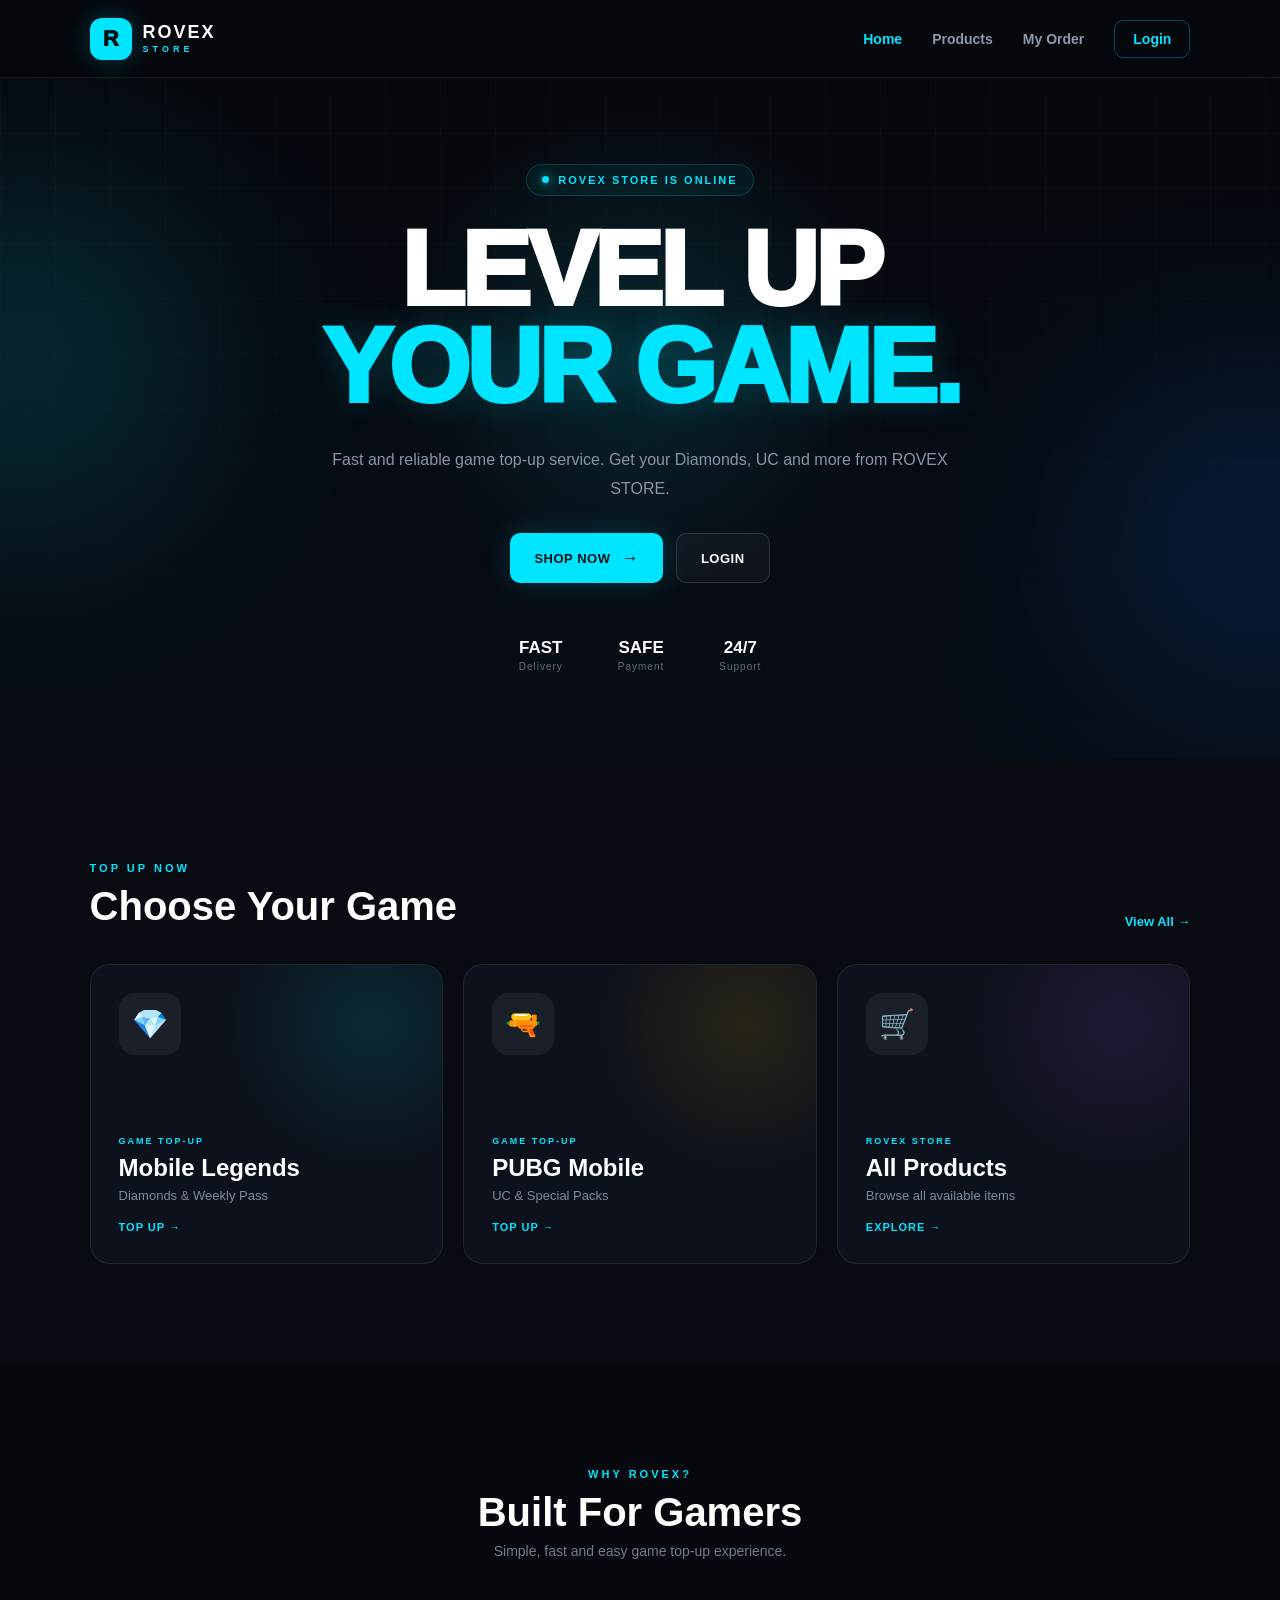
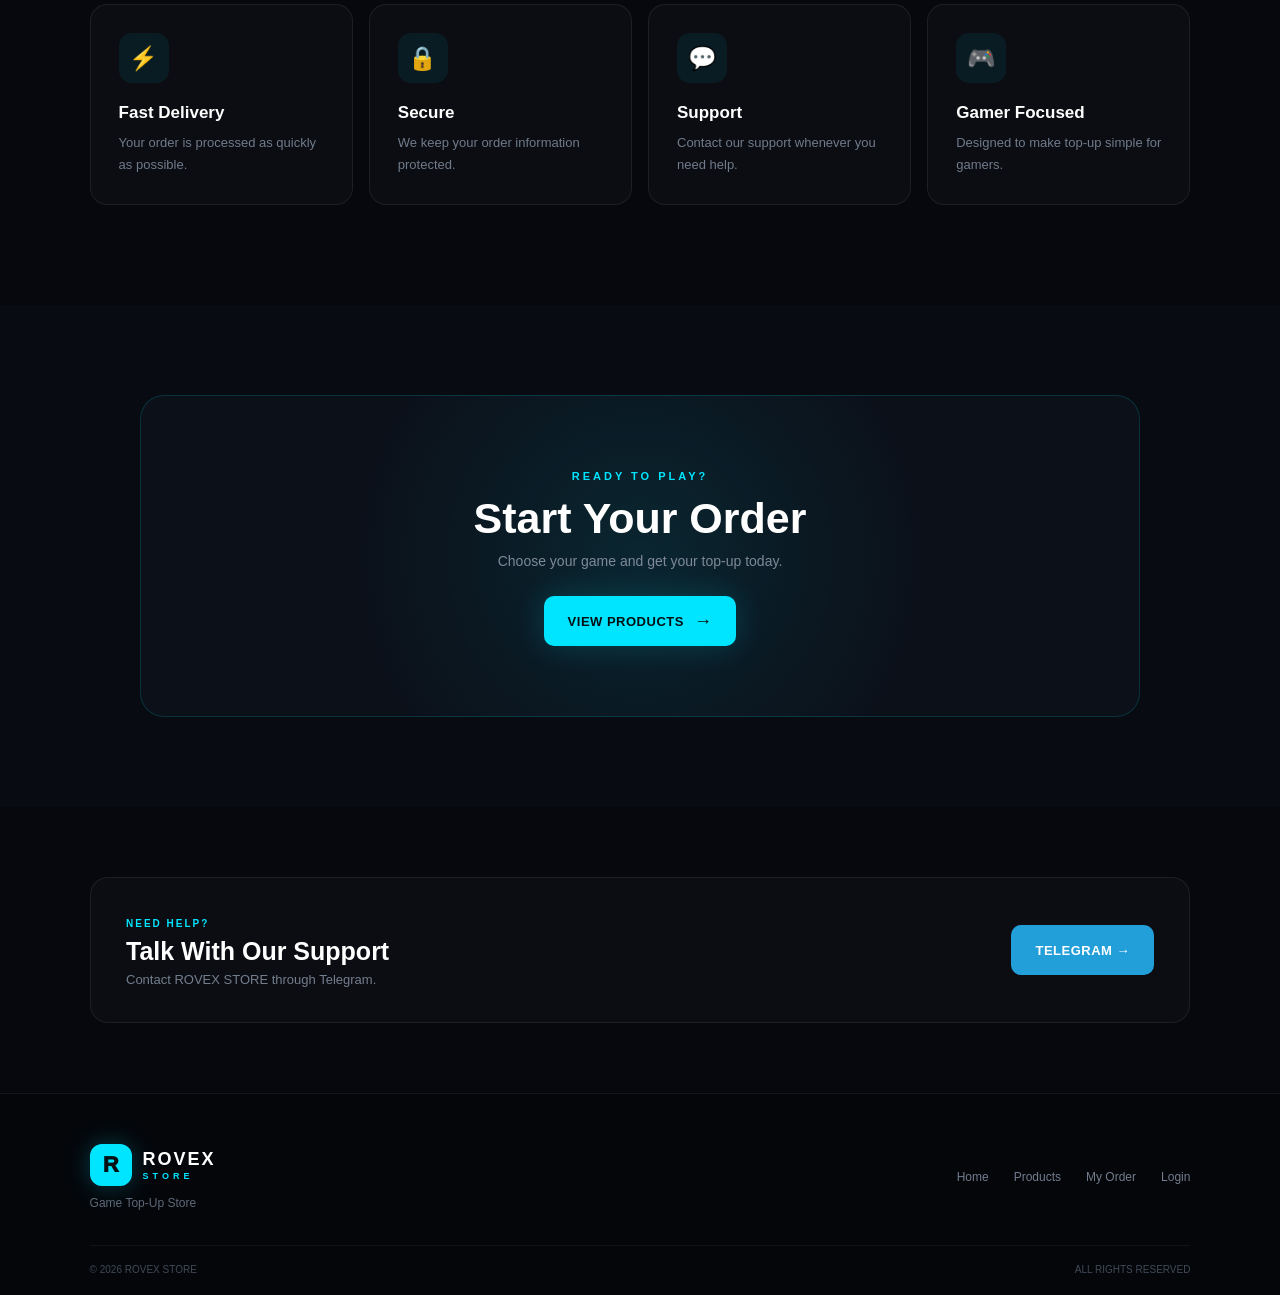
<file: index.html>
<!DOCTYPE html>
<html lang="en">

<head>
    <meta charset="UTF-8">
    <meta name="viewport" content="width=device-width, initial-scale=1.0">

    <title>ROVEX STORE</title>

    <link rel="stylesheet" href="style.css">
</head>

<body>

<!-- ================= HEADER ================= -->

<header class="header">

    <a href="index.html" class="brand">
        <div class="brand-logo">R</div>

        <div class="brand-text">
            <strong>ROVEX</strong>
            <span>STORE</span>
        </div>
    </a>

    <nav class="nav">

        <a href="index.html" class="active">
            Home
        </a>

        <a href="products.html">
            Products
        </a>

        <a href="my-order.html">
            My Order
        </a>

        <a href="login.html" class="login-nav">
            Login
        </a>

    </nav>

</header>


<!-- ================= HERO ================= -->

<section class="hero">

    <div class="hero-glow glow-one"></div>
    <div class="hero-glow glow-two"></div>

    <div class="hero-content">

        <div class="status">
            <span class="status-dot"></span>
            ROVEX STORE IS ONLINE
        </div>

        <h1>
            LEVEL UP<br>
            <span>YOUR GAME.</span>
        </h1>

        <p>
            Fast and reliable game top-up service.
            Get your Diamonds, UC and more from ROVEX STORE.
        </p>

        <div class="hero-buttons">

            <a href="products.html" class="primary-btn">
                SHOP NOW
                <span>→</span>
            </a>

            <a href="login.html" class="outline-btn">
                LOGIN
            </a>

        </div>

        <div class="hero-stats">

            <div>
                <strong>FAST</strong>
                <span>Delivery</span>
            </div>

            <div>
                <strong>SAFE</strong>
                <span>Payment</span>
            </div>

            <div>
                <strong>24/7</strong>
                <span>Support</span>
            </div>

        </div>

    </div>

</section>


<!-- ================= GAMES ================= -->

<section class="games">

    <div class="section-head">

        <div>
            <span>TOP UP NOW</span>

            <h2>
                Choose Your Game
            </h2>
        </div>

        <a href="products.html">
            View All →
        </a>

    </div>


    <div class="game-grid">


        <!-- MLBB -->

        <a href="mlbb.html" class="game-card mlbb">

            <div class="game-bg"></div>

            <div class="game-icon">
                💎
            </div>

            <div class="game-info">

                <small>GAME TOP-UP</small>

                <h3>
                    Mobile Legends
                </h3>

                <p>
                    Diamonds & Weekly Pass
                </p>

                <span class="game-link">
                    TOP UP →
                </span>

            </div>

        </a>


        <!-- PUBG -->

        <a href="pubg.html" class="game-card pubg">

            <div class="game-bg"></div>

            <div class="game-icon">
                🔫
            </div>

            <div class="game-info">

                <small>GAME TOP-UP</small>

                <h3>
                    PUBG Mobile
                </h3>

                <p>
                    UC & Special Packs
                </p>

                <span class="game-link">
                    TOP UP →
                </span>

            </div>

        </a>


        <!-- PRODUCTS -->

        <a href="products.html" class="game-card products">

            <div class="game-bg"></div>

            <div class="game-icon">
                🛒
            </div>

            <div class="game-info">

                <small>ROVEX STORE</small>

                <h3>
                    All Products
                </h3>

                <p>
                    Browse all available items
                </p>

                <span class="game-link">
                    EXPLORE →
                </span>

            </div>

        </a>


    </div>

</section>


<!-- ================= FEATURES ================= -->

<section class="features">

    <div class="section-center">

        <span>WHY ROVEX?</span>

        <h2>
            Built For Gamers
        </h2>

        <p>
            Simple, fast and easy game top-up experience.
        </p>

    </div>


    <div class="feature-grid">

        <div class="feature-card">

            <div class="feature-icon">
                ⚡
            </div>

            <h3>
                Fast Delivery
            </h3>

            <p>
                Your order is processed as quickly as possible.
            </p>

        </div>


        <div class="feature-card">

            <div class="feature-icon">
                🔒
            </div>

            <h3>
                Secure
            </h3>

            <p>
                We keep your order information protected.
            </p>

        </div>


        <div class="feature-card">

            <div class="feature-icon">
                💬
            </div>

            <h3>
                Support
            </h3>

            <p>
                Contact our support whenever you need help.
            </p>

        </div>


        <div class="feature-card">

            <div class="feature-icon">
                🎮
            </div>

            <h3>
                Gamer Focused
            </h3>

            <p>
                Designed to make top-up simple for gamers.
            </p>

        </div>

    </div>

</section>


<!-- ================= ORDER ================= -->

<section class="order-section">

    <div class="order-card">

        <div class="order-decoration"></div>

        <span>
            READY TO PLAY?
        </span>

        <h2>
            Start Your Order
        </h2>

        <p>
            Choose your game and get your top-up today.
        </p>

        <a href="products.html" class="primary-btn">
            VIEW PRODUCTS
            <span>→</span>
        </a>

    </div>

</section>


<!-- ================= SUPPORT ================= -->

<section class="support">

    <div class="support-inner">

        <div>

            <span>
                NEED HELP?
            </span>

            <h2>
                Talk With Our Support
            </h2>

            <p>
                Contact ROVEX STORE through Telegram.
            </p>

        </div>


        <a
            href="https://t.me/Sr_Law_1"
            target="_blank"
            class="telegram-btn"
        >
            TELEGRAM →
        </a>

    </div>

</section>


<!-- ================= FOOTER ================= -->

<footer>

    <div class="footer-main">

        <div class="footer-brand">

            <div class="brand">

                <div class="brand-logo">
                    R
                </div>

                <div class="brand-text">
                    <strong>ROVEX</strong>
                    <span>STORE</span>
                </div>

            </div>

            <p>
                Game Top-Up Store
            </p>

        </div>


        <div class="footer-links">

            <a href="index.html">
                Home
            </a>

            <a href="products.html">
                Products
            </a>

            <a href="my-order.html">
                My Order
            </a>

            <a href="login.html">
                Login
            </a>

        </div>

    </div>


    <div class="footer-bottom">

        <span>
            © 2026 ROVEX STORE
        </span>

        <span>
            ALL RIGHTS RESERVED
        </span>

    </div>

</footer>


</body>
</html>
</file>
<file: style.css>
/* =====================================================
   ROVEX STORE
   MODERN GAMING STORE
===================================================== */

* {
    margin: 0;
    padding: 0;
    box-sizing: border-box;
}

html {
    scroll-behavior: smooth;
}

body {
    font-family: Arial, Helvetica, sans-serif;
    background: #06080d;
    color: #fff;
    overflow-x: hidden;
}

a {
    color: inherit;
    text-decoration: none;
}


/* =====================================================
   HEADER
===================================================== */

.header {
    height: 78px;
    padding: 0 7%;

    display: flex;
    align-items: center;
    justify-content: space-between;

    position: sticky;
    top: 0;
    z-index: 999;

    background: rgba(6, 8, 13, 0.88);
    border-bottom: 1px solid rgba(255,255,255,.07);

    backdrop-filter: blur(18px);
}


.brand {
    display: flex;
    align-items: center;
    gap: 11px;
}

.brand-logo {
    width: 42px;
    height: 42px;

    display: flex;
    align-items: center;
    justify-content: center;

    border-radius: 12px;

    background: #00e5ff;
    color: #031014;

    font-size: 22px;
    font-weight: 1000;

    box-shadow:
        0 0 25px rgba(0,229,255,.25);
}

.brand-text {
    display: flex;
    flex-direction: column;
    line-height: 1;
}

.brand-text strong {
    font-size: 18px;
    letter-spacing: 2px;
}

.brand-text span {
    margin-top: 4px;

    color: #00e5ff;

    font-size: 9px;
    font-weight: 800;
    letter-spacing: 4px;
}


.nav {
    display: flex;
    align-items: center;
    gap: 30px;
}

.nav a {
    color: #8e99a9;

    font-size: 14px;
    font-weight: 700;

    transition: .25s;
}

.nav a:hover,
.nav a.active {
    color: #00e5ff;
}

.login-nav {
    padding: 10px 18px;

    border: 1px solid rgba(0,229,255,.3);
    border-radius: 9px;

    color: #00e5ff !important;
}


/* =====================================================
   HERO
===================================================== */

.hero {
    min-height: 680px;

    position: relative;
    overflow: hidden;

    display: flex;
    align-items: center;
    justify-content: center;

    text-align: center;

    background:
        radial-gradient(
            circle at 50% 40%,
            rgba(0,229,255,.13),
            transparent 32%
        ),
        linear-gradient(
            180deg,
            #06080d,
            #080d16
        );
}


.hero::before {
    content: "";

    position: absolute;
    inset: 0;

    background-image:
        linear-gradient(
            rgba(255,255,255,.025) 1px,
            transparent 1px
        ),
        linear-gradient(
            90deg,
            rgba(255,255,255,.025) 1px,
            transparent 1px
        );

    background-size: 55px 55px;

    mask-image: linear-gradient(
        to bottom,
        black,
        transparent
    );
}


.hero-content {
    position: relative;
    z-index: 2;

    width: 100%;
    max-width: 900px;

    padding: 80px 20px;
}


.status {
    display: inline-flex;
    align-items: center;
    gap: 9px;

    padding: 9px 15px;

    border: 1px solid rgba(0,229,255,.2);
    border-radius: 100px;

    background: rgba(0,229,255,.05);

    color: #00e5ff;

    font-size: 11px;
    font-weight: 800;
    letter-spacing: 2px;
}


.status-dot {
    width: 7px;
    height: 7px;

    border-radius: 50%;

    background: #00e5ff;

    box-shadow:
        0 0 12px #00e5ff;
}


.hero h1 {
    margin-top: 25px;

    font-size: clamp(55px, 9vw, 105px);

    line-height: .93;

    font-weight: 1000;

    letter-spacing: -4px;
}

.hero h1 span {
    color: #00e5ff;

    text-shadow:
        0 0 35px rgba(0,229,255,.2);
}


.hero p {
    max-width: 620px;

    margin: 30px auto;

    color: #8994a6;

    font-size: 16px;
    line-height: 1.8;
}


.hero-buttons {
    display: flex;
    align-items: center;
    justify-content: center;

    gap: 13px;
}


.primary-btn,
.outline-btn,
.telegram-btn {
    min-height: 50px;

    display: inline-flex;
    align-items: center;
    justify-content: center;

    padding: 0 24px;

    border-radius: 10px;

    font-size: 13px;
    font-weight: 900;
    letter-spacing: .5px;

    transition: .25s;
}


.primary-btn {
    background: #00e5ff;
    color: #031014;

    box-shadow:
        0 0 30px rgba(0,229,255,.18);
}

.primary-btn span {
    margin-left: 10px;
    font-size: 18px;
}

.primary-btn:hover {
    transform: translateY(-3px);

    box-shadow:
        0 10px 35px rgba(0,229,255,.25);
}


.outline-btn {
    border: 1px solid rgba(255,255,255,.13);

    background: rgba(255,255,255,.035);

    color: #fff;
}

.outline-btn:hover {
    border-color: #00e5ff;
    color: #00e5ff;
    transform: translateY(-3px);
}


.hero-stats {
    margin: 55px auto 0;

    display: flex;
    justify-content: center;
    gap: 55px;
}


.hero-stats div {
    display: flex;
    flex-direction: column;
}

.hero-stats strong {
    color: #fff;
    font-size: 17px;
}

.hero-stats span {
    margin-top: 3px;

    color: #626d7d;

    font-size: 10px;
    letter-spacing: 1px;
}


/* =====================================================
   GLOW
===================================================== */

.hero-glow {
    position: absolute;

    width: 350px;
    height: 350px;

    border-radius: 50%;

    filter: blur(100px);

    opacity: .15;
}

.glow-one {
    left: -150px;
    top: 100px;

    background: #00e5ff;
}

.glow-two {
    right: -150px;
    bottom: 50px;

    background: #0077ff;
}


/* =====================================================
   GAMES
===================================================== */

.games {
    padding: 100px 7%;

    background: #080b12;
}


.section-head {
    max-width: 1200px;

    margin: 0 auto 35px;

    display: flex;
    align-items: flex-end;
    justify-content: space-between;
}


.section-head > div > span,
.section-center > span {
    color: #00e5ff;

    font-size: 11px;
    font-weight: 900;
    letter-spacing: 3px;
}


.section-head h2 {
    margin-top: 8px;

    font-size: 40px;
}


.section-head > a {
    color: #00e5ff;

    font-size: 13px;
    font-weight: 800;
}


.game-grid {
    max-width: 1200px;

    margin: auto;

    display: grid;
    grid-template-columns: repeat(3, 1fr);

    gap: 20px;
}


.game-card {
    min-height: 300px;

    position: relative;
    overflow: hidden;

    padding: 28px;

    display: flex;
    flex-direction: column;
    justify-content: space-between;

    border: 1px solid rgba(255,255,255,.08);
    border-radius: 20px;

    background: #0c111b;

    transition: .3s;
}


.game-card:hover {
    transform: translateY(-8px);

    border-color: rgba(0,229,255,.4);

    box-shadow:
        0 20px 50px rgba(0,0,0,.35);
}


.game-bg {
    position: absolute;
    inset: 0;

    opacity: .12;

    background:
        radial-gradient(
            circle at 80% 20%,
            #00e5ff,
            transparent 40%
        );
}


.game-card.pubg .game-bg {
    background:
        radial-gradient(
            circle at 80% 20%,
            #ffb300,
            transparent 40%
        );
}


.game-card.products .game-bg {
    background:
        radial-gradient(
            circle at 80% 20%,
            #a855f7,
            transparent 40%
        );
}


.game-icon {
    position: relative;

    width: 62px;
    height: 62px;

    display: flex;
    align-items: center;
    justify-content: center;

    border-radius: 16px;

    background: rgba(255,255,255,.06);

    font-size: 29px;
}


.game-info {
    position: relative;
}


.game-info small {
    color: #00e5ff;

    font-size: 9px;
    font-weight: 900;
    letter-spacing: 2px;
}


.game-info h3 {
    margin: 6px 0;

    font-size: 24px;
}


.game-info p {
    color: #7f8999;

    font-size: 13px;
}


.game-link {
    display: inline-block;

    margin-top: 18px;

    color: #00e5ff;

    font-size: 11px;
    font-weight: 900;
    letter-spacing: 1px;
}


/* =====================================================
   FEATURES
===================================================== */

.features {
    padding: 100px 7%;

    background: #06080d;
}


.section-center {
    text-align: center;

    margin-bottom: 45px;
}


.section-center h2 {
    margin: 8px 0;

    font-size: 40px;
}


.section-center p {
    color: #727d8e;

    font-size: 14px;
}


.feature-grid {
    max-width: 1200px;

    margin: auto;

    display: grid;
    grid-template-columns: repeat(4, 1fr);

    gap: 16px;
}


.feature-card {
    padding: 28px;

    border: 1px solid rgba(255,255,255,.07);
    border-radius: 17px;

    background: rgba(255,255,255,.025);

    transition: .3s;
}


.feature-card:hover {
    border-color: rgba(0,229,255,.3);

    transform: translateY(-5px);
}


.feature-icon {
    width: 50px;
    height: 50px;

    display: flex;
    align-items: center;
    justify-content: center;

    margin-bottom: 20px;

    border-radius: 13px;

    background: rgba(0,229,255,.07);

    font-size: 23px;
}


.feature-card h3 {
    margin-bottom: 9px;

    font-size: 17px;
}


.feature-card p {
    color: #707b8b;

    font-size: 13px;

    line-height: 1.7;
}


/* =====================================================
   ORDER
===================================================== */

.order-section {
    padding: 90px 7%;

    background: #080b12;
}


.order-card {
    max-width: 1000px;

    margin: auto;

    position: relative;
    overflow: hidden;

    padding: 70px 30px;

    text-align: center;

    border: 1px solid rgba(0,229,255,.16);
    border-radius: 24px;

    background:
        radial-gradient(
            circle at center,
            rgba(0,229,255,.1),
            transparent 55%
        ),
        #0b1019;
}


.order-card > span {
    color: #00e5ff;

    font-size: 11px;
    font-weight: 900;
    letter-spacing: 3px;
}


.order-card h2 {
    margin: 10px 0;

    font-size: 43px;
}


.order-card p {
    margin-bottom: 27px;

    color: #7e8999;

    font-size: 14px;
}


/* =====================================================
   SUPPORT
===================================================== */

.support {
    padding: 70px 7%;

    background: #06080d;
}


.support-inner {
    max-width: 1100px;

    margin: auto;

    padding: 35px;

    display: flex;
    align-items: center;
    justify-content: space-between;

    gap: 25px;

    border: 1px solid rgba(255,255,255,.07);
    border-radius: 18px;

    background: rgba(255,255,255,.025);
}


.support-inner > div > span {
    color: #00e5ff;

    font-size: 10px;
    font-weight: 900;
    letter-spacing: 2px;
}


.support-inner h2 {
    margin: 6px 0;

    font-size: 25px;
}


.support-inner p {
    color: #737e8e;

    font-size: 13px;
}


.telegram-btn {
    background: #229ed9;
    color: white;
}


.telegram-btn:hover {
    transform: translateY(-3px);
    filter: brightness(1.1);
}


/* =====================================================
   FOOTER
===================================================== */

footer {
    padding: 50px 7% 20px;

    background: #04060a;

    border-top: 1px solid rgba(255,255,255,.06);
}


.footer-main {
    max-width: 1200px;

    margin: auto;

    display: flex;
    align-items: center;
    justify-content: space-between;

    gap: 30px;
}


.footer-brand p {
    margin-top: 10px;

    color: #5e6979;

    font-size: 12px;
}


.footer-links {
    display: flex;
    gap: 25px;
}


.footer-links a {
    color: #727d8d;

    font-size: 12px;
}


.footer-links a:hover {
    color: #00e5ff;
}


.footer-bottom {
    max-width: 1200px;

    margin: 35px auto 0;

    padding-top: 18px;

    display: flex;
    justify-content: space-between;

    border-top: 1px solid rgba(255,255,255,.05);

    color: #414a58;

    font-size: 10px;
}


/* =====================================================
   TABLET
===================================================== */

@media (max-width: 950px) {

    .header {
        padding: 0 4%;
    }

    .games,
    .features,
    .order-section,
    .support {
        padding-left: 4%;
        padding-right: 4%;
    }

    .game-grid {
        grid-template-columns: repeat(2, 1fr);
    }

    .feature-grid {
        grid-template-columns: repeat(2, 1fr);
    }

}


/* =====================================================
   MOBILE
===================================================== */

@media (max-width: 650px) {

    .header {
        height: auto;

        padding: 16px 5%;

        flex-direction: column;

        gap: 16px;
    }


    .nav {
        width: 100%;

        justify-content: center;

        gap: 15px;
        flex-wrap: wrap;
    }


    .nav a {
        font-size: 12px;
    }


    .hero {
        min-height: 650px;
    }


    .hero-content {
        padding: 70px 20px;
    }


    .hero h1 {
        font-size: 58px;

        letter-spacing: -3px;
    }


    .hero p {
        font-size: 14px;
    }


    .hero-buttons {
        flex-direction: column;

        width: 100%;
    }


    .primary-btn,
    .outline-btn {
        width: 100%;
    }


    .hero-stats {
        gap: 28px;
    }


    .hero-stats strong {
        font-size: 14px;
    }


    .games,
    .features {
        padding-top: 75px;
        padding-bottom: 75px;
    }


    .section-head {
        align-items: flex-start;

        gap: 15px;
    }


    .section-head h2,
    .section-center h2 {
        font-size: 30px;
    }


    .game-grid {
        grid-template-columns: 1fr;
    }


    .feature-grid {
        grid-template-columns: 1fr;
    }


    .order-card h2 {
        font-size: 32px;
    }


    .support-inner {
        flex-direction: column;

        align-items: flex-start;

        padding: 28px;
    }


    .telegram-btn {
        width: 100%;
    }


    .footer-main {
        flex-direction: column;

        align-items: flex-start;
    }


    .footer-links {
        flex-wrap: wrap;
        gap: 15px;
    }


    .footer-bottom {
        flex-direction: column;

        gap: 8px;
    }

}
</file>
